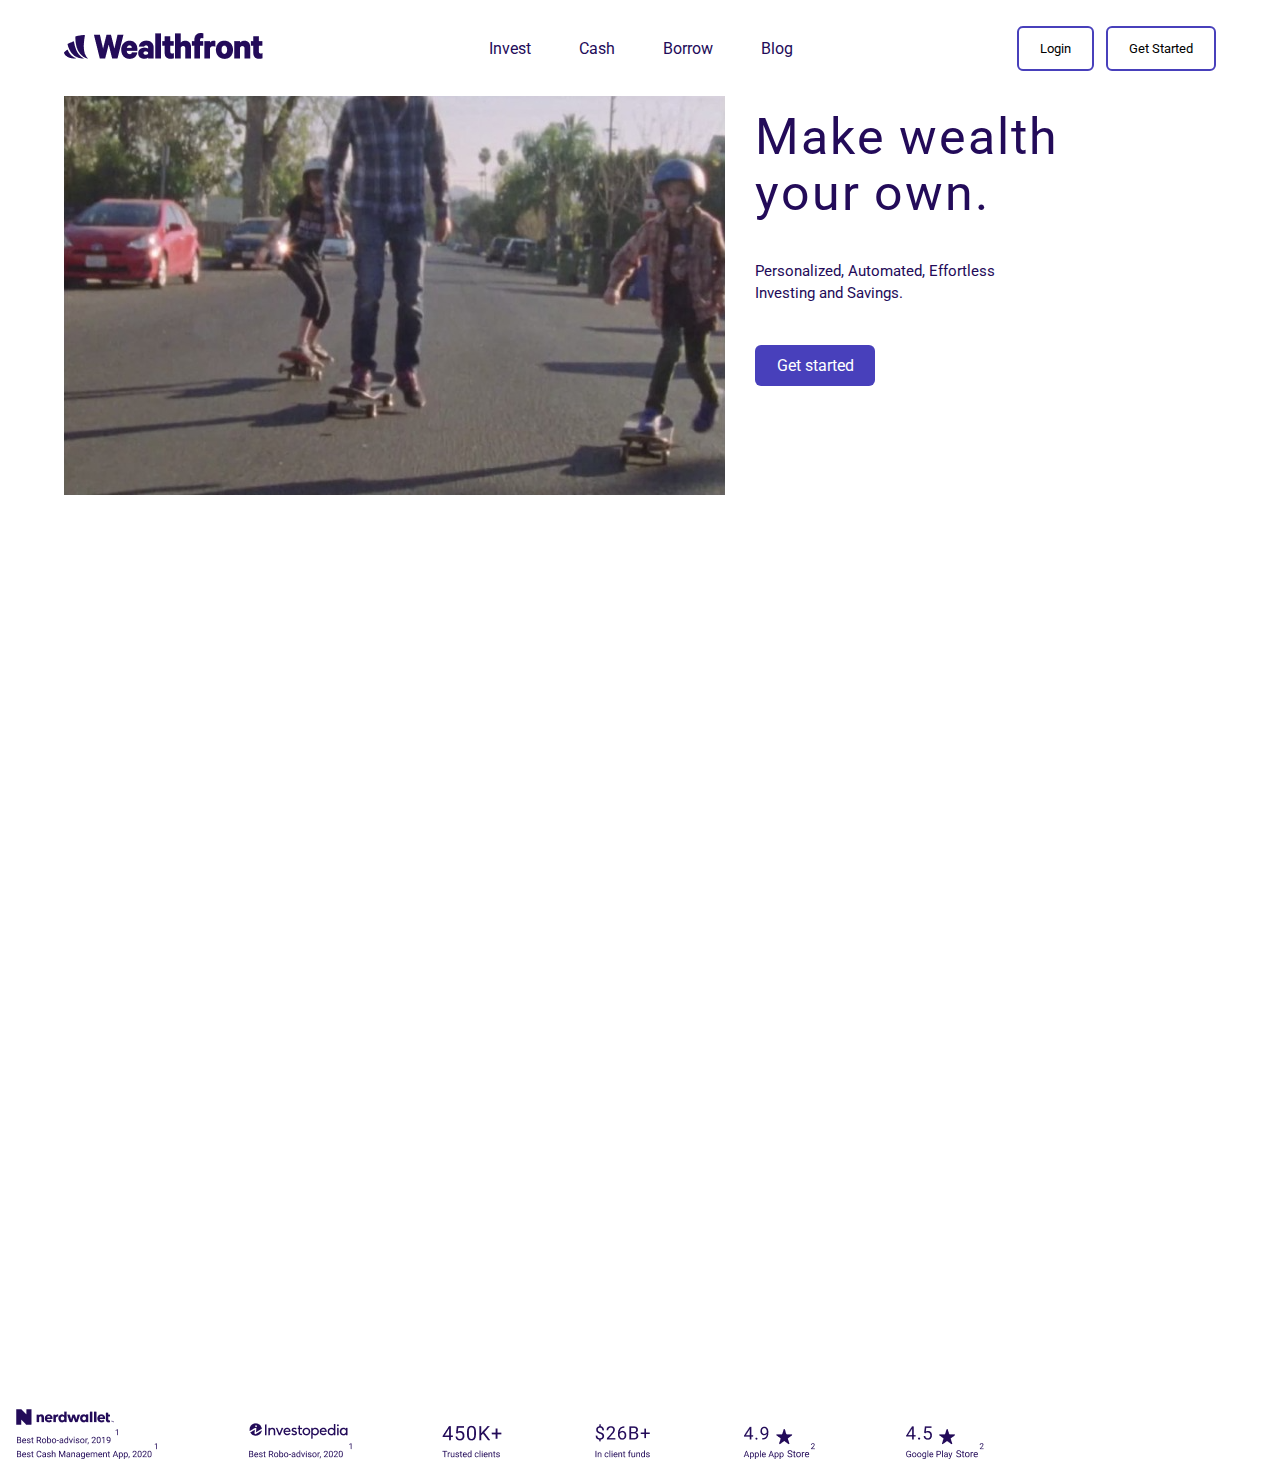
<file: index.html>
<!DOCTYPE html>
<html lang="en">

<head>
    <meta charset="UTF-8">
    <meta name="viewport" content="width=device-width, initial-scale=1.0">
    <link rel="stylesheet" href="./style.css">
    <title>WealthFront</title>
</head>

<body>
    <header>
        <div class="logo">
            <img src="Frame (3).png" alt="">
        </div>
        <nav class="nav">
            <ul>
                <li>Invest</li>
                <li id="cash">Cash</li>
                <li class="borrow">Borrow</li>
                <li>Blog</li>
            </ul>
        </nav>
        <div class="buttons__header">
            <button class="login">Login</button>
            <button class="get__started">Get Started</button>
        </div>
    </header>
    <section class="banner">
        <img src="s.png" alt="banner">
        <div class="banner__desc">
            <h1>Make wealth your own.</h1>
            <p>Personalized, Automated, Effortless Investing and Savings.</p>
            <button>Get started</button>
        </div>
    </section>

    <div class="for_pos">
        <div></div>
        <div id="div2"></div>
        <div id="div3"></div>
        <div id="div4"></div>
    </div>    
    <section>
    <div class="image2">
        <img src="/ddw.png" alt="">
    </div>
</section>

</body>

</html>
</file>
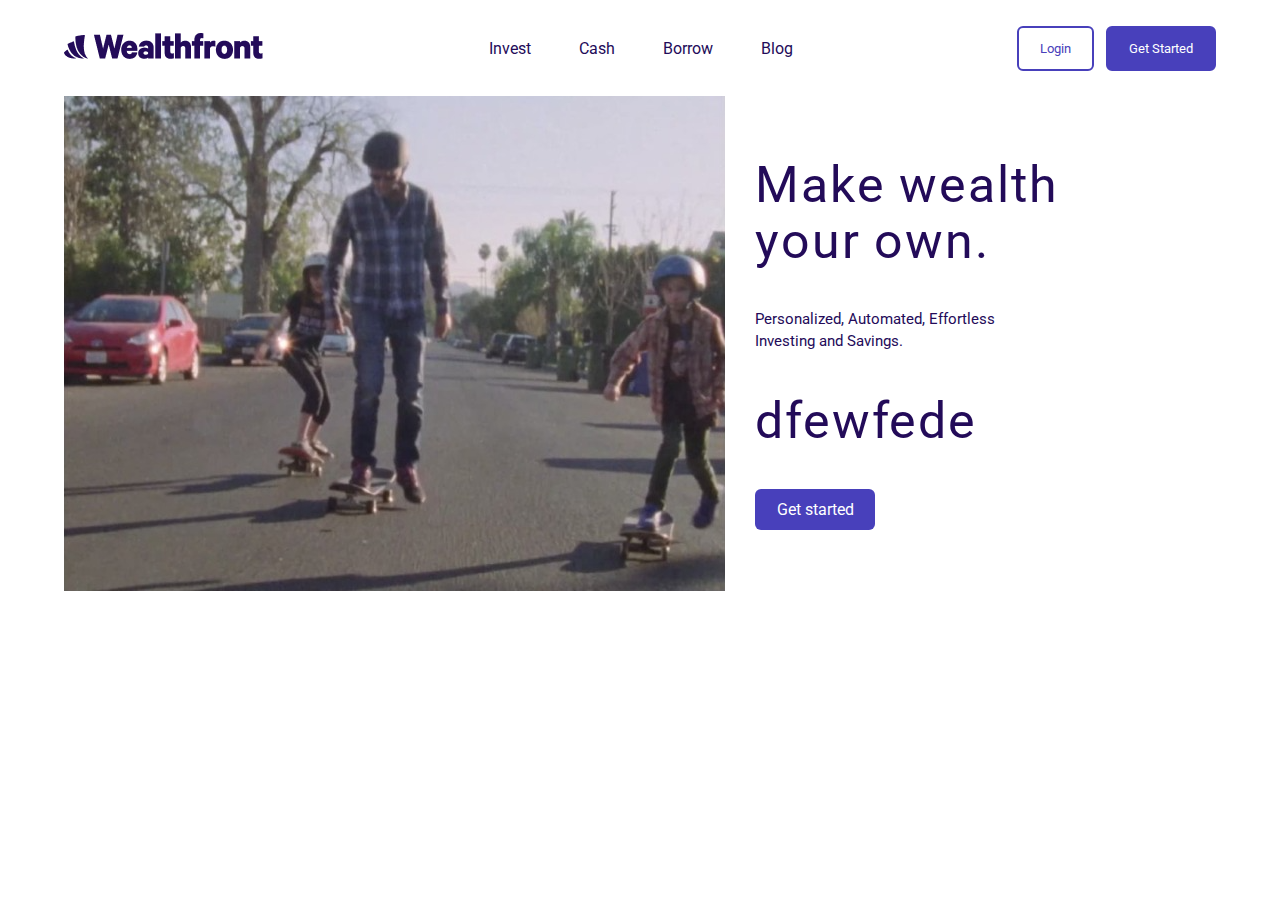
<file: 1.html>
<!DOCTYPE html>
<html lang="en">

<head>
    <meta charset="UTF-8">
    <meta name="viewport" content="width=device-width, initial-scale=1.0">
    <link rel="stylesheet" href="./1.css">
    <title>WealthFront</title>
</head>

<body>
    <header>
        <div class="logo">
            <img src="Frame (3).png" alt="">
        </div>
        <nav class="nav">
            <ul>
                <li>Invest</li>
                <li id="cash">Cash</li>
                <li class="borrow">Borrow</li>
                <li>Blog</li>
            </ul>
        </nav>
        <div class="buttons__header">
            <button class="login">Login</button>
            <button class="get__started">Get Started</button>
        </div>
    </header>
    <section class="banner">
        <img src="s.png" alt="banner">
        <div class="banner__desc">
            <h1>Make wealth your own.</h1>
            <p>Personalized, Automated, Effortless Investing and Savings.</p>
            <h1>dfewfede</h1>
            <button>Get started</button>
        </div>
    </section>

    
</body>

</html>
</file>
<file: style.css>
@import url('https://fonts.googleapis.com/css2?family=Open+Sans:ital,wght@0,300..800;1,300..800&family=Roboto:ital,wght@0,100;0,300;0,400;0,500;0,700;0,900;1,100;1,300;1,400;1,500;1,700;1,900&family=Source+Code+Pro:ital,wght@0,200..900;1,200..900&display=swap');

* {
    font-family: "Roboto";
    font-weight: 400;
    /* жирность шрифта */
    font-style: normal;
    margin: 0;
    /* внешние отступы */
    padding: 0;
    /* внутренние отступы */
    box-sizing: border-box;
    /* учитывать размеры внешнего и внутреннего пространства */
}

header {
    position: fixed;
    width: 100%;
    background: white;
    height: 96px;
    display: flex;
    justify-content: space-between;
    /* равномерное выоавнимае по горизонтали */
    align-items: center;
    /* выравнивание по вертикали */
    padding: 0 64px;
    /* */
    z-index: 1;
}

nav>ul {
    display: flex;
    /* выравнивание по горизонтали */
    list-style: none;
    /* убираем маркеры */
    gap: 48px;
    /* равномерный отступ между элементами */
}

nav>ul>li {
    color: #230B59;
}

.buttons__header>button {
    background: none;
    border: none;
    border: 2px solid #4840BB;
    padding: 13px 21px;
    border-radius: 6px;
}

.buttons__header {
    display: flex;
    align-items: center;
    gap: 12px;
}
/* 
.buttons__header>button:first-child {
    color: #4840BB;
}

.buttons__header>button:last-child {
    background: #4840BB;
    color: white;
} */

.buttons__header>button:hover{
    background: #4840BB;
    color: white;
    transition: all 0.5s ease;
    cursor:pointer;
}

.buttons__header>button{
    transition: all 0.5s ease;
}




.banner {
    padding-top: 96%;
    padding: 0 64px;
    display: flex;
    align-items: center;
    justify-content: space-between;
    gap: 30px;
}

.banner>img {
    flex: 50% 0 1;
}

.banner__desc {
    flex: 50% 0 0;
    display: flex;

    flex-direction: column;
    gap: 40px;
}

.banner__desc>h1 {
    font-size: 50px;
    line-height: 56px;
    letter-spacing: 1.9px;
    width: 352px;
    color: #230B59;
}

.banner__desc>p {
    font-size: 15px;
    line-height: 21.6px;
    color: #230B59;
    width: 249px;
}

.banner__desc>button{
    background: #4840BB;
    width: 120px;
    border: none;
    border-radius: 6px;
    padding: 11px 20px;
    color: white;
    font-size: 16px;
    transition: all 0.5s ease;
    cursor: pointer;

}

.banner__desc>button:hover{
    background: #fcfbff;
    width: 120px;
    border: none;
    border-radius: 6px;
    border-color: #4840BB;
    padding: 11px 20px;
    color: #4840BB;
    font-size: 16px;
    transition: all 0.5s ease;
    cursor: pointer;

}


.for_pos {
    height: 100vh;
    background-color: #ffffff;
    position: relative;
}

/* .for_pos>div{
    width: 100px;
    height: 100px;
    border-radius: 50%;
    background-color: rgb(255, 255, 255);
    position: absolute;
    top: 110px;
    right: 120px;
    z-index: 1;
}

#div2{
    width: 130px;
    height: 130px;
    border-radius: 50%;
    background-color: rgb(255, 255, 255);
    position: absolute;
    top: 190px;
    right: 105px;
    z-index: 2;
}

#div3{
    width: 140px;
    height: 140px;
    border-radius: 50%;
    background-color: rgb(255, 255, 255);
    position: absolute;
    top: 290px;
    right: 100px;
}

#div4{
    width: 20px;
    height: 20px;
    border-radius: 50%;
    position: fixed;
    top: 38.5px;
    right: 855px;
    z-index: 6;
    background-color: red;
}


#h3{
    position: fixed;
    top: 38.5px;
    right: 855px;
    z-index: 7;
    background-color: black;
} */

#image2{
    z-index: 2;
}
</file>
<file: 1.css>
@import url('https://fonts.googleapis.com/css2?family=Open+Sans:ital,wght@0,300..800;1,300..800&family=Roboto:ital,wght@0,100;0,300;0,400;0,500;0,700;0,900;1,100;1,300;1,400;1,500;1,700;1,900&family=Source+Code+Pro:ital,wght@0,200..900;1,200..900&display=swap');

* {
    font-family: "Roboto";
    font-weight: 400;
    /* жирность шрифта */
    font-style: normal;
    margin: 0;
    /* внешние отступы */
    padding: 0;
    /* внутренние отступы */
    box-sizing: border-box;
    /* учитывать размеры внешнего и внутреннего пространства */
}

header {
    height: 96px;
    display: flex;
    justify-content: space-between;
    /* равномерное выоавнимае по горизонтали */
    align-items: center;
    /* выравнивание по вертикали */
    padding: 0 64px;
    /* */
}

nav>ul {
    display: flex;
    /* выравнивание по горизонтали */
    list-style: none;
    /* убираем маркеры */
    gap: 48px;
    /* равномерный отступ между элементами */
}

nav>ul>li {
    color: #230B59;
}

.buttons__header>button {
    background: none;
    border: none;
    border: 2px solid #4840BB;
    padding: 13px 21px;
    border-radius: 6px;
}

.buttons__header {
    display: flex;
    align-items: center;
    gap: 12px;
}

.buttons__header>button:first-child {
    color: #4840BB;
}

.buttons__header>button:last-child {
    background: #4840BB;
    color: white;
}

.banner {
    padding: 0 64px;
    display: flex;
    align-items: center;
    justify-content: space-between;
    gap: 30px;
}

.banner>img {
    flex: 50% 0 1;
}

.banner__desc {
    flex: 50% 0 0;
    display: flex;

    flex-direction: column;
    gap: 40px;
}

.banner__desc>h1 {
    font-size: 50px;
    line-height: 56px;
    letter-spacing: 1.9px;
    width: 352px;
    color: #230B59;
}

.banner__desc>p {
    font-size: 15px;
    line-height: 21.6px;
    color: #230B59;
    width: 249px;
}

.banner__desc>button {
    background: #4840BB;
    width: 120px;
    border: none;
    border-radius: 6px;
    padding: 11px 20px;
    color: white;
    font-size: 16px;

}
</file>
